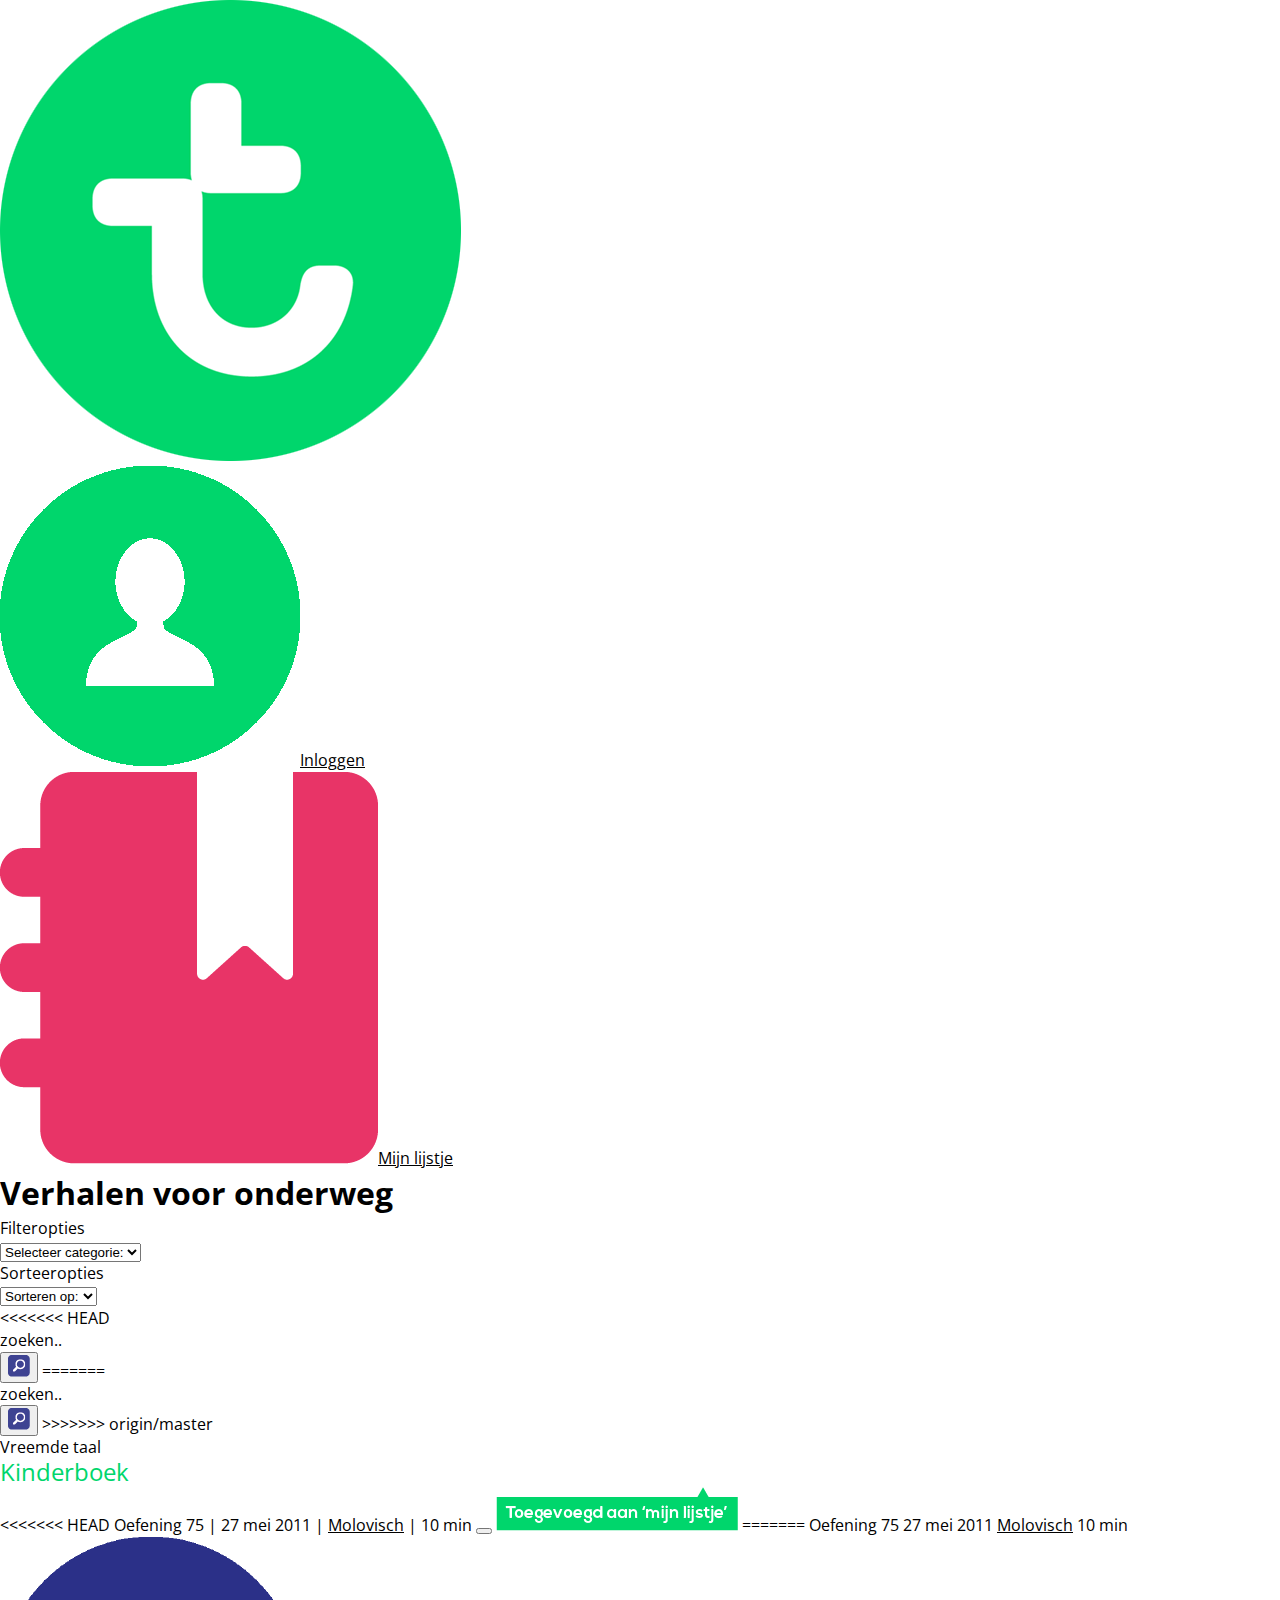
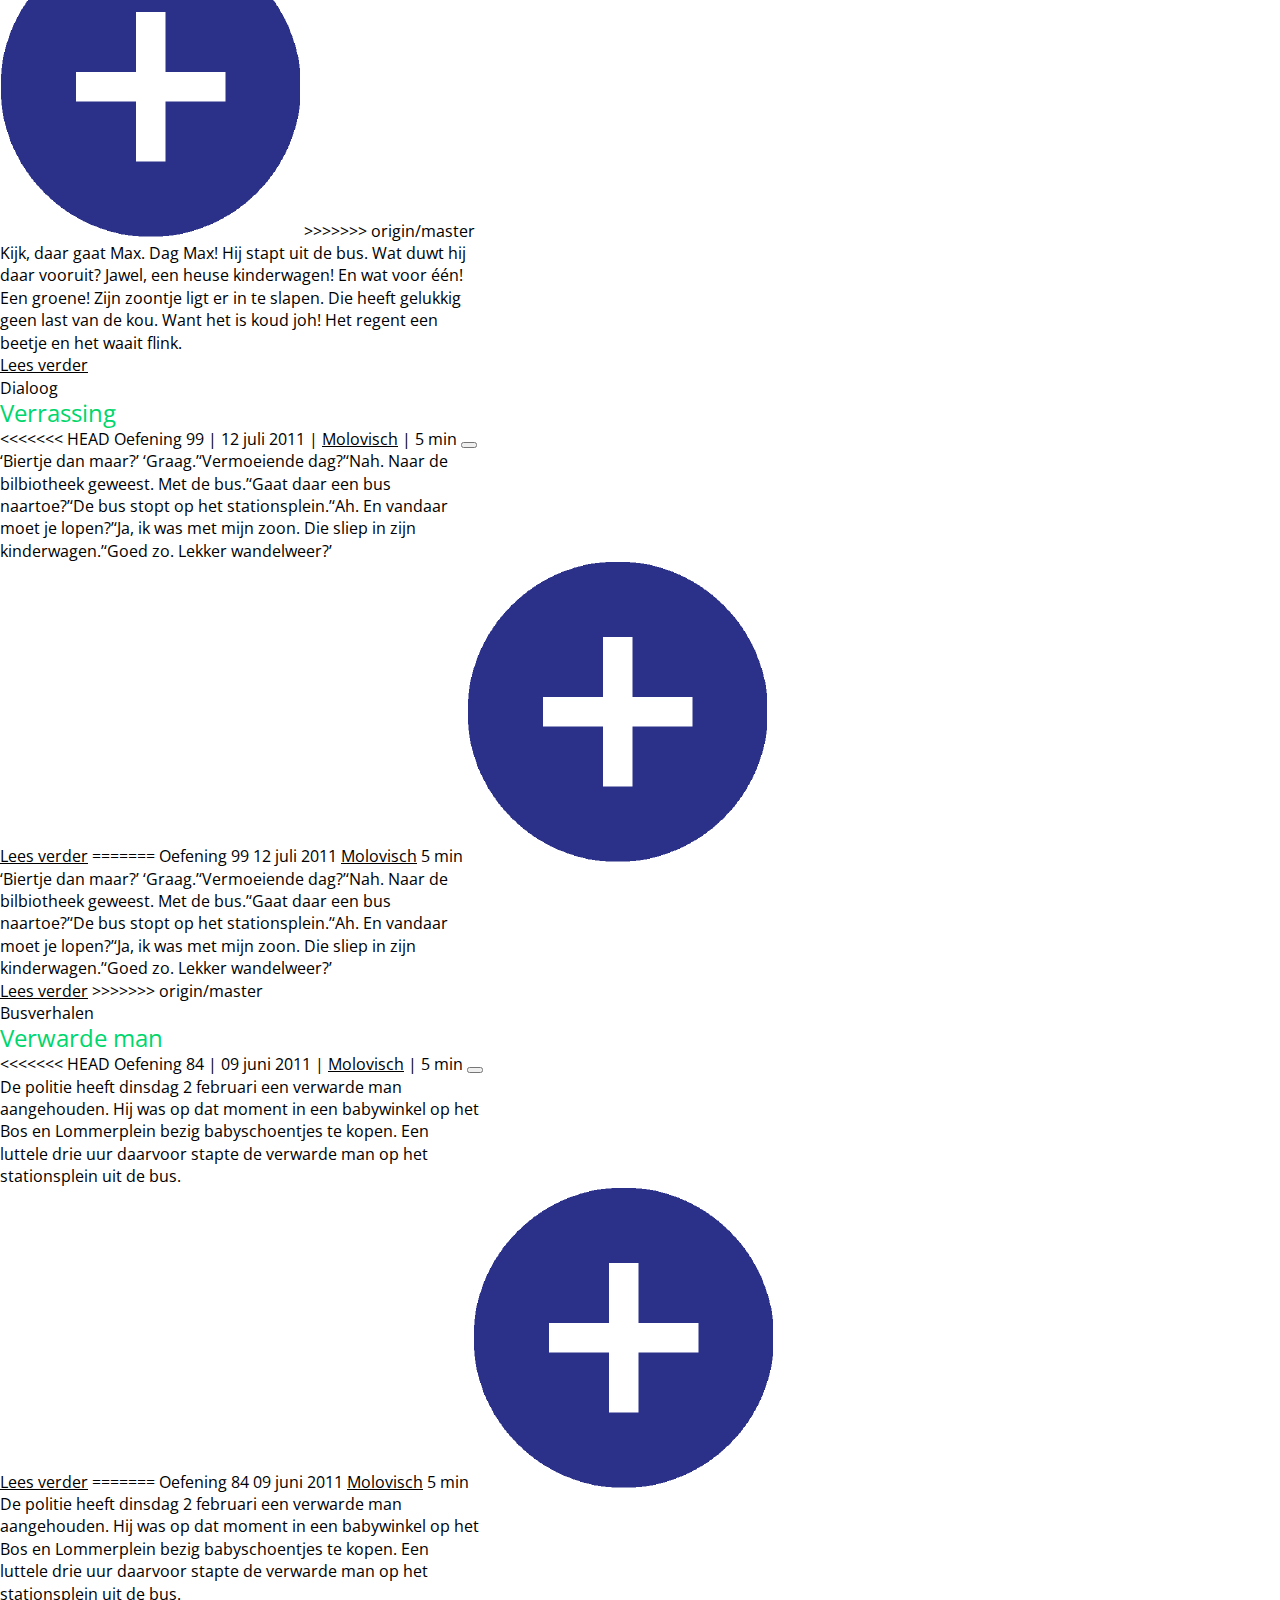
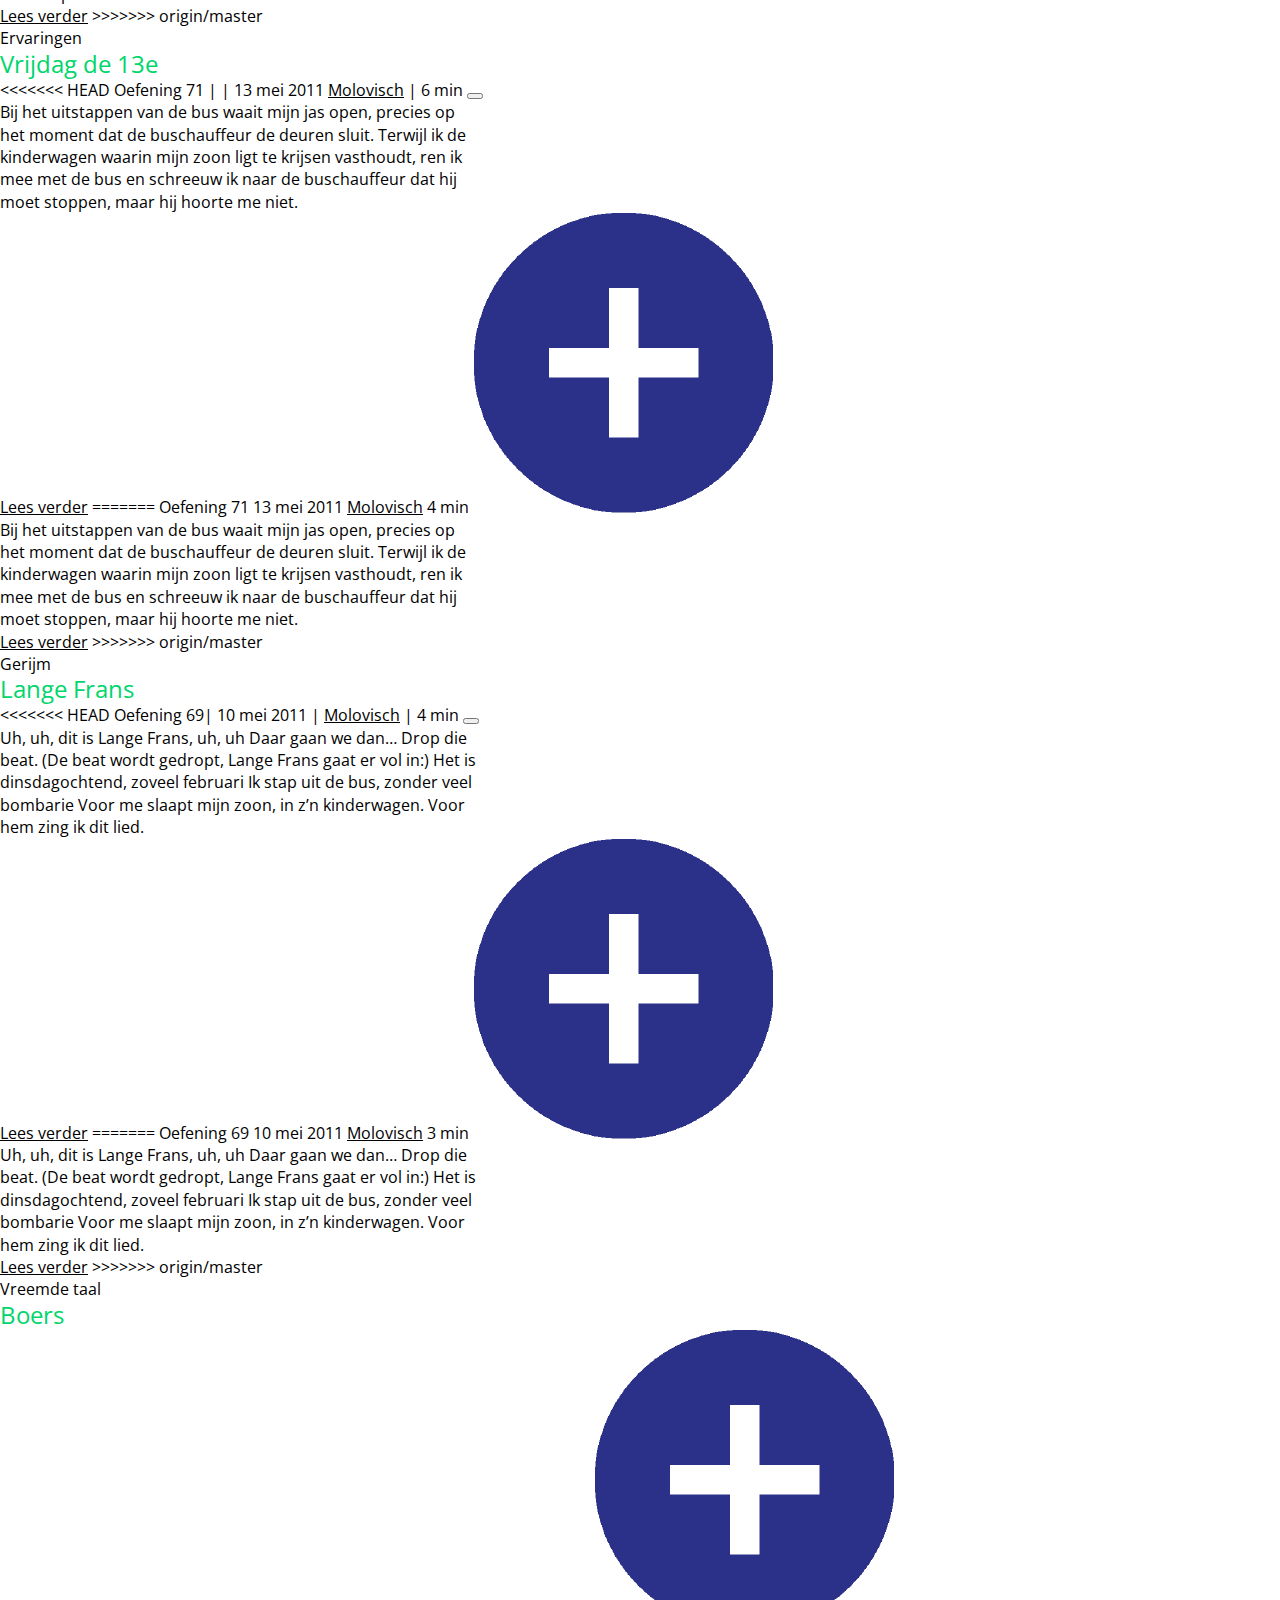
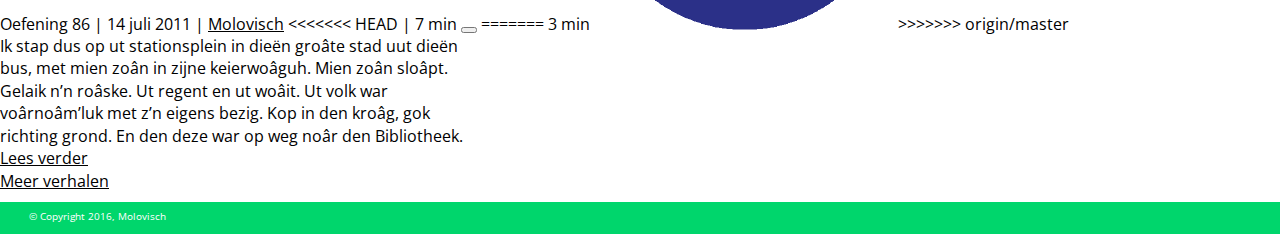
<file: index.html>
<!DOCTYPE html>
<html lang="nl">

<head>
    <meta charset="UTF-8">
    <meta name="viewport" content="width=device-width, initial-scale=1.0">
    <title>Verhalen voor onderweg</title>
    <link rel="stylesheet" href="css/stylesheet1.css">
    <link href="https://fonts.googleapis.com/css?family=Open+Sans" rel="stylesheet">
</head>

<body>
    <nav>
        <ul>
            <li>
                <a href="index.html"><img src="img/logo_icon.png" alt="logo"></a>
            </li>
            <li>
                <a href="aanmelden.html"><img src="img/account_icon.png" alt="account icon">Inloggen</a>
            </li>
            <li>
                <a href="mijnlijstje.html"><img src="img/lijstje_icon.png" alt="mijn lijstje icon">Mijn lijstje</a>
            </li>
        </ul>
    </nav>

    <div class="omslag">
        <h1>Verhalen voor onderweg</h1>
    </div>

    <section class="filters">
        <section class="categorieen">
            <form>
                <fieldset>
                    <legend>Filteropties</legend>
                    <select class="filteropties">
                        <option value="">Selecteer categorie:</option>
                        <option value="1">Alle verhalen</option>
                        <option value="2">Vreemde taal</option>
                        <option value="3">Dialoog</option>
                        <option value="4">Ervaringen</option>
                        <option value="5">Busverhalen</option>
                        <option value="6">Gerijm</option>
                    </select>
                </fieldset>
            </form>
        </section>

        <section class="sorteren">
            <form>
                <fieldset>
                    <legend>Sorteeropties</legend>
                    <select class="sorteeropties">
                        <option value="">Sorteren op:</option>
                        <option value="1">Populair</option>
                        <option value="2">Nieuw - Oud</option>
                        <option value="3">Oud - Nieuw</option>
                        <option value="4">Kort - Lang</option>
                        <option value="5">Lang - Kort</option>
                    </select>
                </fieldset>
            </form>
            </selection>

            <section class="zoeken">
<<<<<<< HEAD
                <div class="zoekveld">zoeken..</div>
                <button><img src="img/zoek_icon.png" alt="zoekfunctie"></button>
=======
              <div class="zoekveld">zoeken..</div>
               <button><img src="img/zoek_icon.png" alt="zoekfunctie"></button>
>>>>>>> origin/master
            </section>

        </section>
    </section>

    <main>
        <article>
            <header>
                <span>Vreemde taal</span>
                <h2>Kinderboek</h2>
<<<<<<< HEAD
                <span>Oefening 75 |</span>
                <time datetime="2011-05-27">27 mei 2011 |</time>
                <a href="autheur.html" class="autheur">Molovisch</a>
                <span>| 10 min</span>
                <button class="toevoegen-lijstje-inactief"></button>
                <img class="toegevoegd-popup" src="img/toegevoegd-popup.png" alt="popup verhaal toegevoegd">
=======
                <span>Oefening 75</span>
                <time datetime="2011-05-27">27 mei 2011</time>
                <a href="autheur.html" class="autheur">Molovisch</a>
                <span>10 min</span>
                <img src="img/add_inactief.png" alt="lijstje toevoegen">
>>>>>>> origin/master
            </header>
            <p>Kijk, daar gaat Max. Dag Max! Hij stapt uit de bus. Wat duwt hij daar vooruit? Jawel, een heuse kinderwagen! En wat voor één! Een groene! Zijn zoontje ligt er in te slapen. Die heeft gelukkig geen last van de kou. Want het is koud joh! Het regent een beetje en het waait flink.</p><a href="kinderboek.html">Lees verder</a>
        </article>

        <article>
            <header>
                <span>Dialoog</span>
                <h2>Verrassing</h2>
<<<<<<< HEAD
                <span>Oefening 99 |</span>
                <time datetime="2011-07-12">12 juli 2011 |</time>
                <a href="autheur.html" class="autheur">Molovisch</a>
                <span>| 5 min</span>
                <button class="toevoegen-lijstje-inactief"></button>
            </header>
            <p>‘Biertje dan maar?’ ‘Graag.’‘Vermoeiende dag?’‘Nah. Naar de bilbiotheek geweest. Met de bus.’‘Gaat daar een bus naartoe?’‘De bus stopt op het stationsplein.’‘Ah. En vandaar moet je lopen?’‘Ja, ik was met mijn zoon. Die sliep in zijn kinderwagen.’‘Goed zo. Lekker wandelweer?’</p><a href="verrassing.html">Lees verder</a>
=======
                <span>Oefening 99</span>
                <time datetime="2011-07-12">12 juli 2011</time>
                <a href="autheur.html" class="autheur">Molovisch</a>
                <span>5 min</span>
                <img src="img/add_inactief.png" alt="lijstje toevoegen">
            </header>
            <p>‘Biertje dan maar?’ ‘Graag.’‘Vermoeiende dag?’‘Nah. Naar de bilbiotheek geweest. Met de bus.’‘Gaat daar een bus naartoe?’‘De bus stopt op het stationsplein.’‘Ah. En vandaar moet je lopen?’‘Ja, ik was met mijn zoon. Die sliep in zijn kinderwagen.’‘Goed zo. Lekker wandelweer?’</p><a href="dialoog.html">Lees verder</a>
>>>>>>> origin/master
        </article>

        <article>
            <header>
                <span>Busverhalen</span>
                <h2>Verwarde man</h2>
<<<<<<< HEAD
                <span>Oefening 84 |</span>
                <time datetime="2011-06-09">09 juni 2011 |</time>
                <a href="autheur.html" class="autheur">Molovisch</a>
                <span>| 5 min</span>
                <button class="toevoegen-lijstje-inactief"></button>
            </header>
            <p>De politie heeft dinsdag 2 februari een verwarde man aangehouden. Hij was op dat moment in een babywinkel op het Bos en Lommerplein bezig babyschoentjes te kopen. Een luttele drie uur daarvoor stapte de verwarde man op het stationsplein uit de bus. </p><a href="verwarde-man.html">Lees verder</a>
=======
                <span>Oefening 84</span>
                <time datetime="2011-06-09">09 juni 2011</time>
                <a href="autheur.html" class="autheur">Molovisch</a>
                <span>5 min</span>
                <img src="img/add_inactief.png" alt="lijstje toevoegen">
            </header>
            <p>De politie heeft dinsdag 2 februari een verwarde man aangehouden. Hij was op dat moment in een babywinkel op het Bos en Lommerplein bezig babyschoentjes te kopen. Een luttele drie uur daarvoor stapte de verwarde man op het stationsplein uit de bus. </p><a href="busverhalen.html">Lees verder</a>
>>>>>>> origin/master
        </article>

        <article>
            <header>
                <span>Ervaringen</span>
                <h2>Vrijdag de 13e</h2>
<<<<<<< HEAD
                <span>Oefening 71 |</span>
                <time datetime="2011-05-13">| 13 mei 2011</time>
                <a href="autheur.html" class="autheur">Molovisch</a>
                <span>| 6 min</span>
                <button class="toevoegen-lijstje-inactief"></button>
            </header>
            <p>Bij het uitstappen van de bus waait mijn jas open, precies op het moment dat de buschauffeur de deuren sluit. Terwijl ik de kinderwagen waarin mijn zoon ligt te krijsen vasthoudt, ren ik mee met de bus en schreeuw ik naar de buschauffeur dat hij moet stoppen, maar hij hoorte me niet.</p><a href="blanco.html">Lees verder</a>
=======
                <span>Oefening 71</span>
                <time datetime="2011-05-13">13 mei 2011</time>
                <a href="autheur.html" class="autheur">Molovisch</a>
                <span>4 min</span>
                <img src="img/add_inactief.png" alt="lijstje toevoegen">
            </header>
            <p>Bij het uitstappen van de bus waait mijn jas open, precies op het moment dat de buschauffeur de deuren sluit. Terwijl ik de kinderwagen waarin mijn zoon ligt te krijsen vasthoudt, ren ik mee met de bus en schreeuw ik naar de buschauffeur dat hij moet stoppen, maar hij hoorte me niet.</p><a href="ervaringen.html">Lees verder</a>
>>>>>>> origin/master
        </article>

        <article>
            <header>
                <span>Gerijm</span>
                <h2>Lange Frans</h2>
<<<<<<< HEAD
                <span>Oefening 69| </span>
                <time datetime="2011-05-10">10 mei 2011 |</time>
                <a href="autheur.html" class="autheur">Molovisch</a>
                <span>| 4 min</span>
                <button class="toevoegen-lijstje-inactief"></button>
            </header>
            <p>Uh, uh, dit is Lange Frans, uh, uh Daar gaan we dan… Drop die beat. (De beat wordt gedropt, Lange Frans gaat er vol in:) Het is dinsdagochtend, zoveel februari Ik stap uit de bus, zonder veel bombarie Voor me slaapt mijn zoon, in z’n kinderwagen. Voor hem zing ik dit lied.</p><a href="blanco.html">Lees verder</a>
=======
                <span>Oefening 69</span>
                <time datetime="2011-05-10">10 mei 2011</time>
                <a href="autheur.html" class="autheur">Molovisch</a>
                <span>3 min</span>
                <img src="img/add_inactief.png" alt="lijstje toevoegen">
            </header>
            <p>Uh, uh, dit is Lange Frans, uh, uh Daar gaan we dan… Drop die beat. (De beat wordt gedropt, Lange Frans gaat er vol in:) Het is dinsdagochtend, zoveel februari Ik stap uit de bus, zonder veel bombarie Voor me slaapt mijn zoon, in z’n kinderwagen. Voor hem zing ik dit lied.</p><a href="gerijm.html">Lees verder</a>
>>>>>>> origin/master
        </article>

        <article>
            <header>
                <span>Vreemde taal</span>
                <h2>Boers</h2>
                <span>Oefening 86 |</span>
                <time datetime="2011-07-14">14 juli 2011 |</time>
                <a href="autheur.html" class="autheur">Molovisch</a>
<<<<<<< HEAD
                <span>| 7 min</span>
                <button class="toevoegen-lijstje-inactief"></button>
=======
                <span>3 min</span>
                <img src="img/add_inactief.png" alt="lijstje toevoegen">
>>>>>>> origin/master
            </header>
            <p>Ik stap dus op ut stationsplein in dieën groâte stad uut dieën bus, met mien zoân in zijne keierwoâguh. Mien zoân sloâpt. Gelaik n’n roâske. Ut regent en ut woâit. Ut volk war voârnoâm’luk met z’n eigens bezig. Kop in den kroâg, gok richting grond. En den deze war op weg noâr den Bibliotheek.</p><a href="blanco.html">Lees verder</a>
        </article>
    </main>

    <section>
        <a class="meerverhalen" href="index.html">Meer verhalen</a>
    </section>

    <footer>
        <p>&copy; Copyright 2016, Molovisch</p>
    </footer>

    <script src="js/main.js"></script>
</body>

</html>
</file>
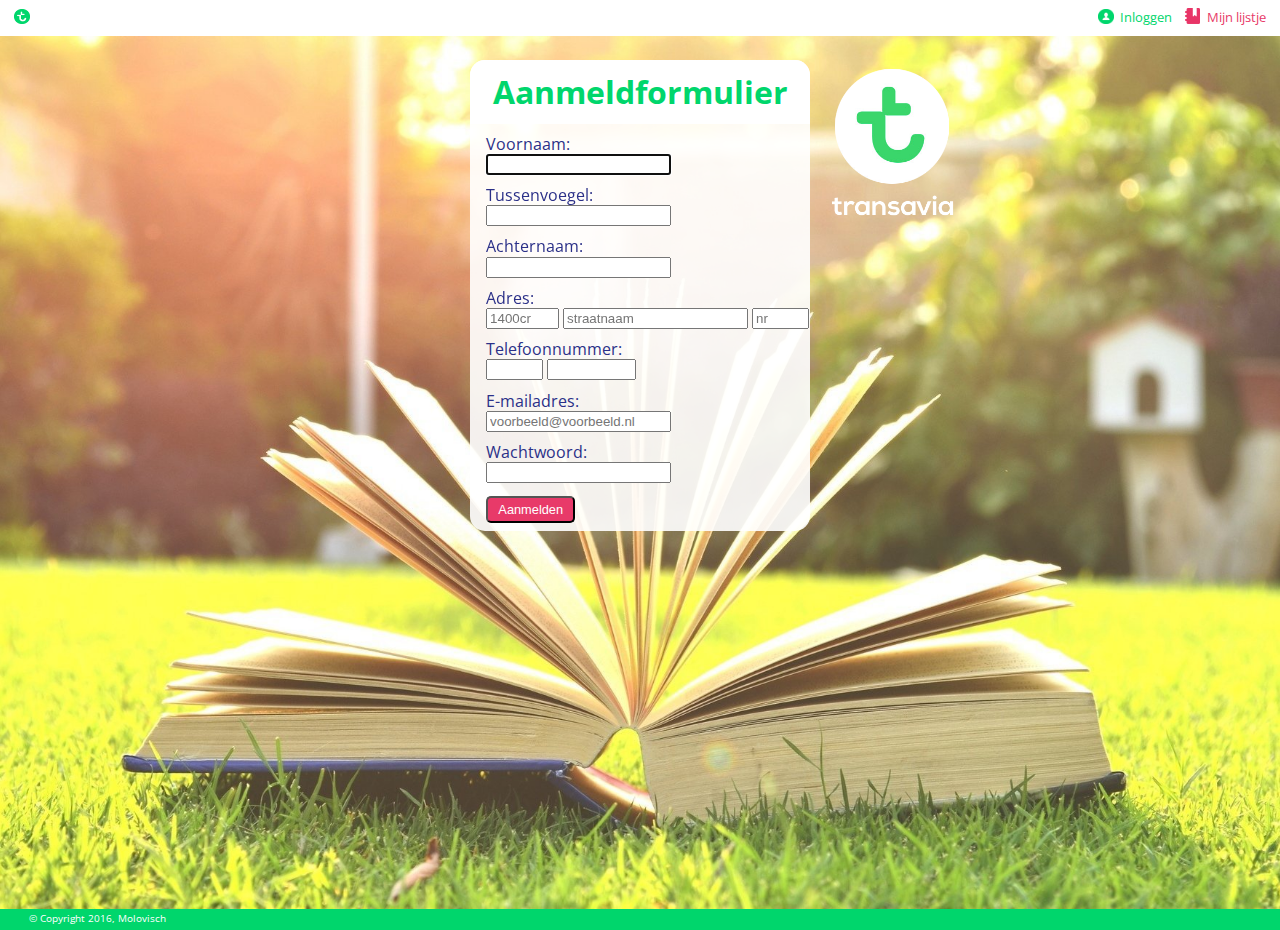
<file: aanmelden.html>
<!DOCTYPE html>
<html lang="nl">

<head>
    <meta charset="UTF-8">
    <meta name="viewport" content="width=device-width, initial-scale=1.0">
    <title>Aanmelden</title>
    <link rel="stylesheet" href="css/stylesheet.aanmeldpagina.css">
    <link href="https://fonts.googleapis.com/css?family=Open+Sans" rel="stylesheet">
</head>

<body>
   <nav>
    <ul>
        <li><a href="index.html"><img src="img/logo_icon.png" alt="logo"></a>
            </li>
            <li><a href="aanmelden.html"><img src="img/account_icon.png" alt="account icon">Inloggen</a></li>
            <li><a href="mijnlijstje.html"><img src="img/lijstje_icon.png" alt="mijn lijstje icon">Mijn lijstje</a></li>
        </ul>
    </nav>

    <main>
        <section>
            <h1>Aanmeldformulier</h1>
            <form>
                <fieldset>
                    <legend>Persoonlijke gegevens</legend>
                    <label for="voornaam">Voornaam:</label>
                    <input name="Voornaam" type="text" required autofocus>
                    <label for="tussenvoegsel">Tussenvoegel:</label>
                    <input name="tussenvoegsel" type="text">
                    <label for="achternaam">Achternaam:</label>
                    <input name="achternaam" type="text" required>
                    <label for="postcode">Adres:</label>
                    <input name="postcode" type="text" placeholder="1400cr" maxlength="6" size="6" required>
                    <input name="straatnaam" type="text" placeholder="straatnaam" required>
                    <input name="huisnummer" type="text" placeholder="nr" size="4" required>
                    <label for="telefoonnummer">Telefoonnummer:</label>
                    <input name="landnummer" type="tel" maxlength="4" size="4">
                    <input name="telefoonnummer" type="tel" maxlength="8" size="8">
                </fieldset>

                <fieldset>
                    <legend>Inloggegevens</legend>
                    <label for="e-mailadres">E-mailadres:</label>
                    <input name="e-mailadres" type="email" placeholder="voorbeeld@voorbeeld.nl" required>
                    <label for="wachtwoord">Wachtwoord:</label>
                    <input name="wachtwoord" type="password" required>
                </fieldset>

                <fieldset>
                    <legend>aanmeldknop</legend>
                    <button class="aanmelden" type="submit" value="Aanmelden">Aanmelden</button>
                </fieldset>

            </form>
<img src="img/logo_3.png" alt="logo">
        </section>
    </main>

    <footer>
        <p>&copy; Copyright 2016, Molovisch</p>
    </footer>
</body>

</html>
</file>
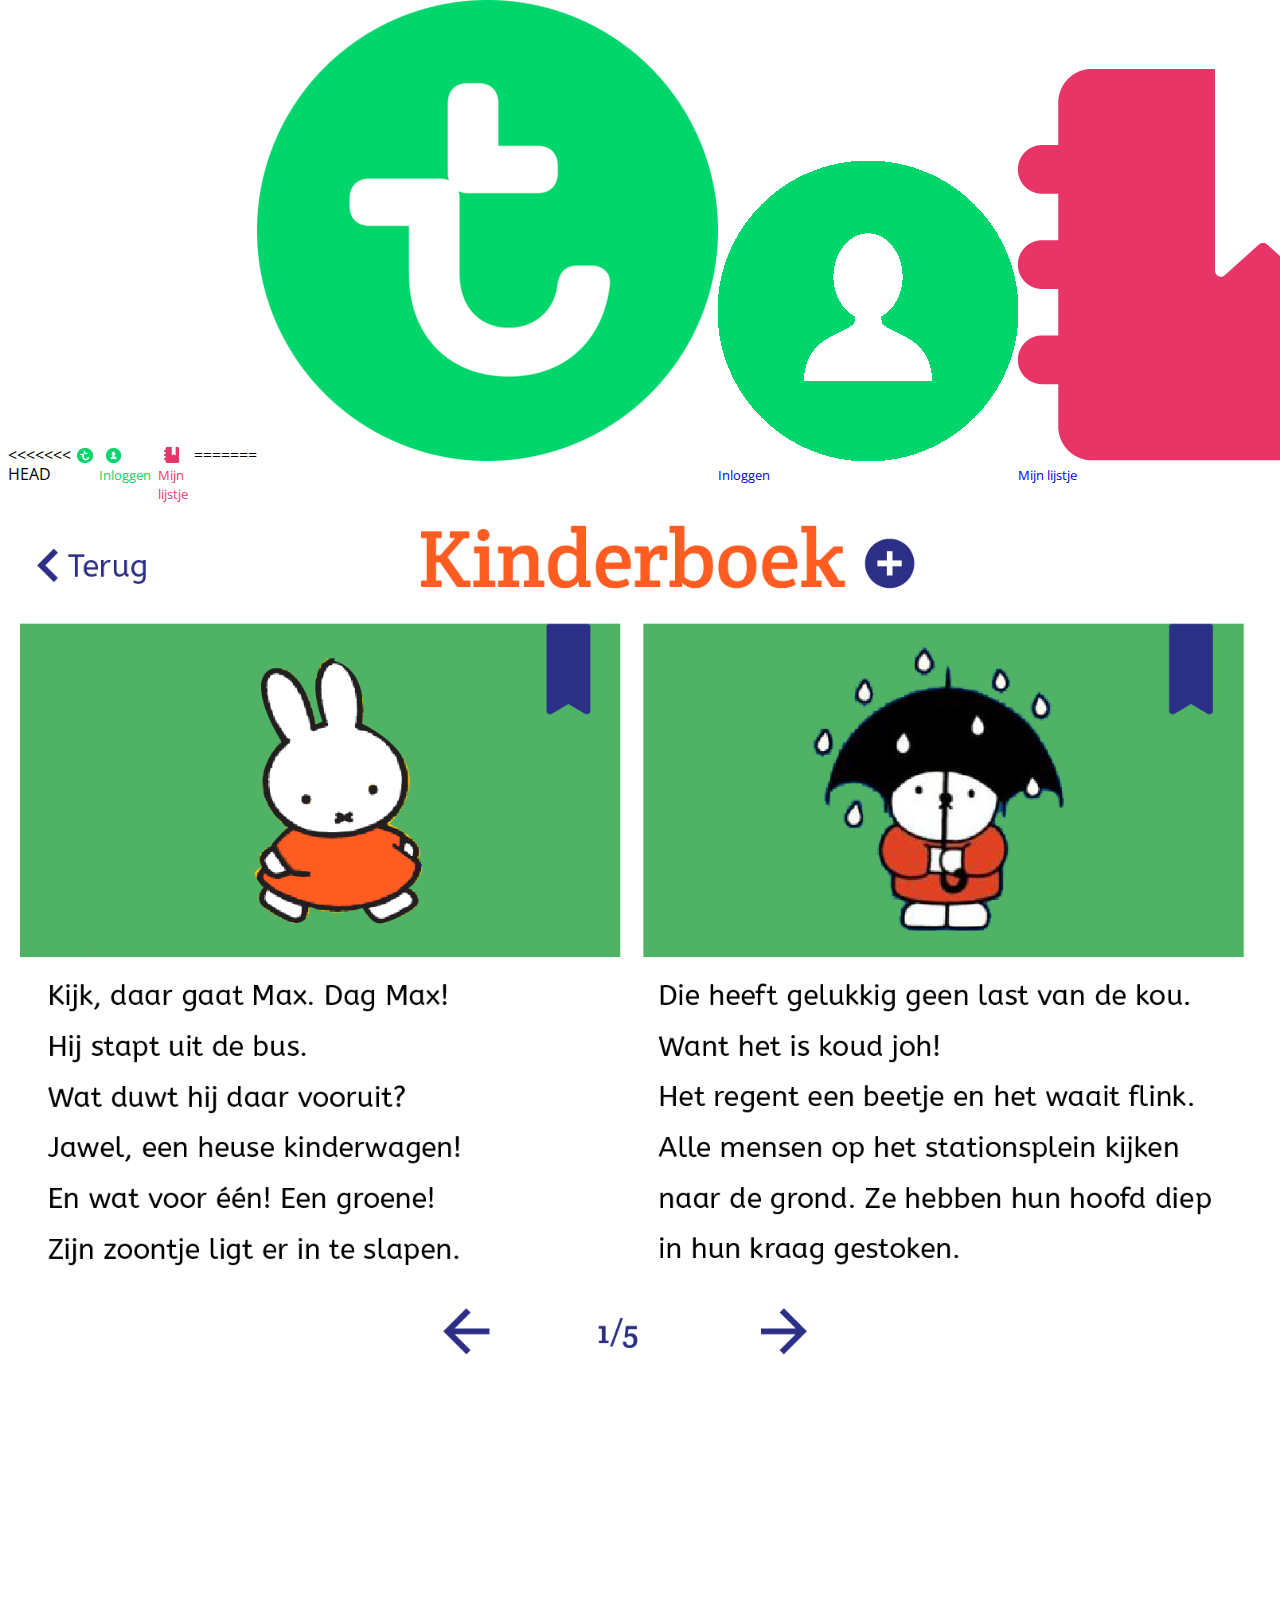
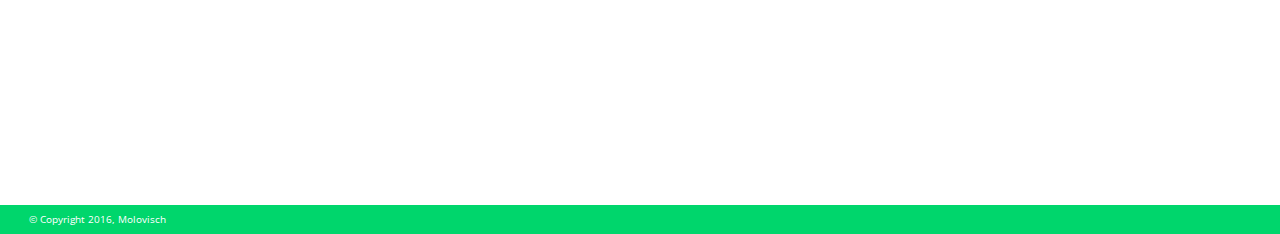
<file: kinderboek.html>
<!DOCTYPE html>
<html lang="nl">

<head>
    <meta charset="UTF-8">
    <meta name="viewport" content="width=device-width, initial-scale=1.0">
    <title>Verhalen voor onderweg</title>
    <link rel="stylesheet" href="css/stylesheet-verhalen.css">
    <link href="https://fonts.googleapis.com/css?family=Open+Sans" rel="stylesheet">
</head>

<body>
    <nav>
    <ul>
<<<<<<< HEAD
        <li><a href="index.html"><img src="img/logo_icon.png" alt="logo"></a>
            </li>
            <li><a href="aanmelden.html"><img src="img/account_icon.png" alt="account icon">Inloggen</a></li>
            <li><a href="mijnlijstje.html"><img src="img/lijstje_icon.png" alt="mijn lijstje icon">Mijn lijstje</a></li>
=======
        <li><img src="img/logo_icon.png" alt="logo">
            <a href="index.html"></a>
            </li>
            <li><img src="img/account_icon.png" alt="account icon"><a href="aanmelden.html">Inloggen</a></li>
            <li><img src="img/lijstje_icon.png" alt="mijn lijstje icon"><a href="mijnlijstje.html">Mijn lijstje</a></li>
>>>>>>> origin/master
        </ul>
    </nav>

    <div class="kinderboek">
    </div>


    <footer>
        <p>&copy; Copyright 2016, Molovisch</p>
    </footer>

    <script src="js/main.js"></script>
</body>

</html>
</file>
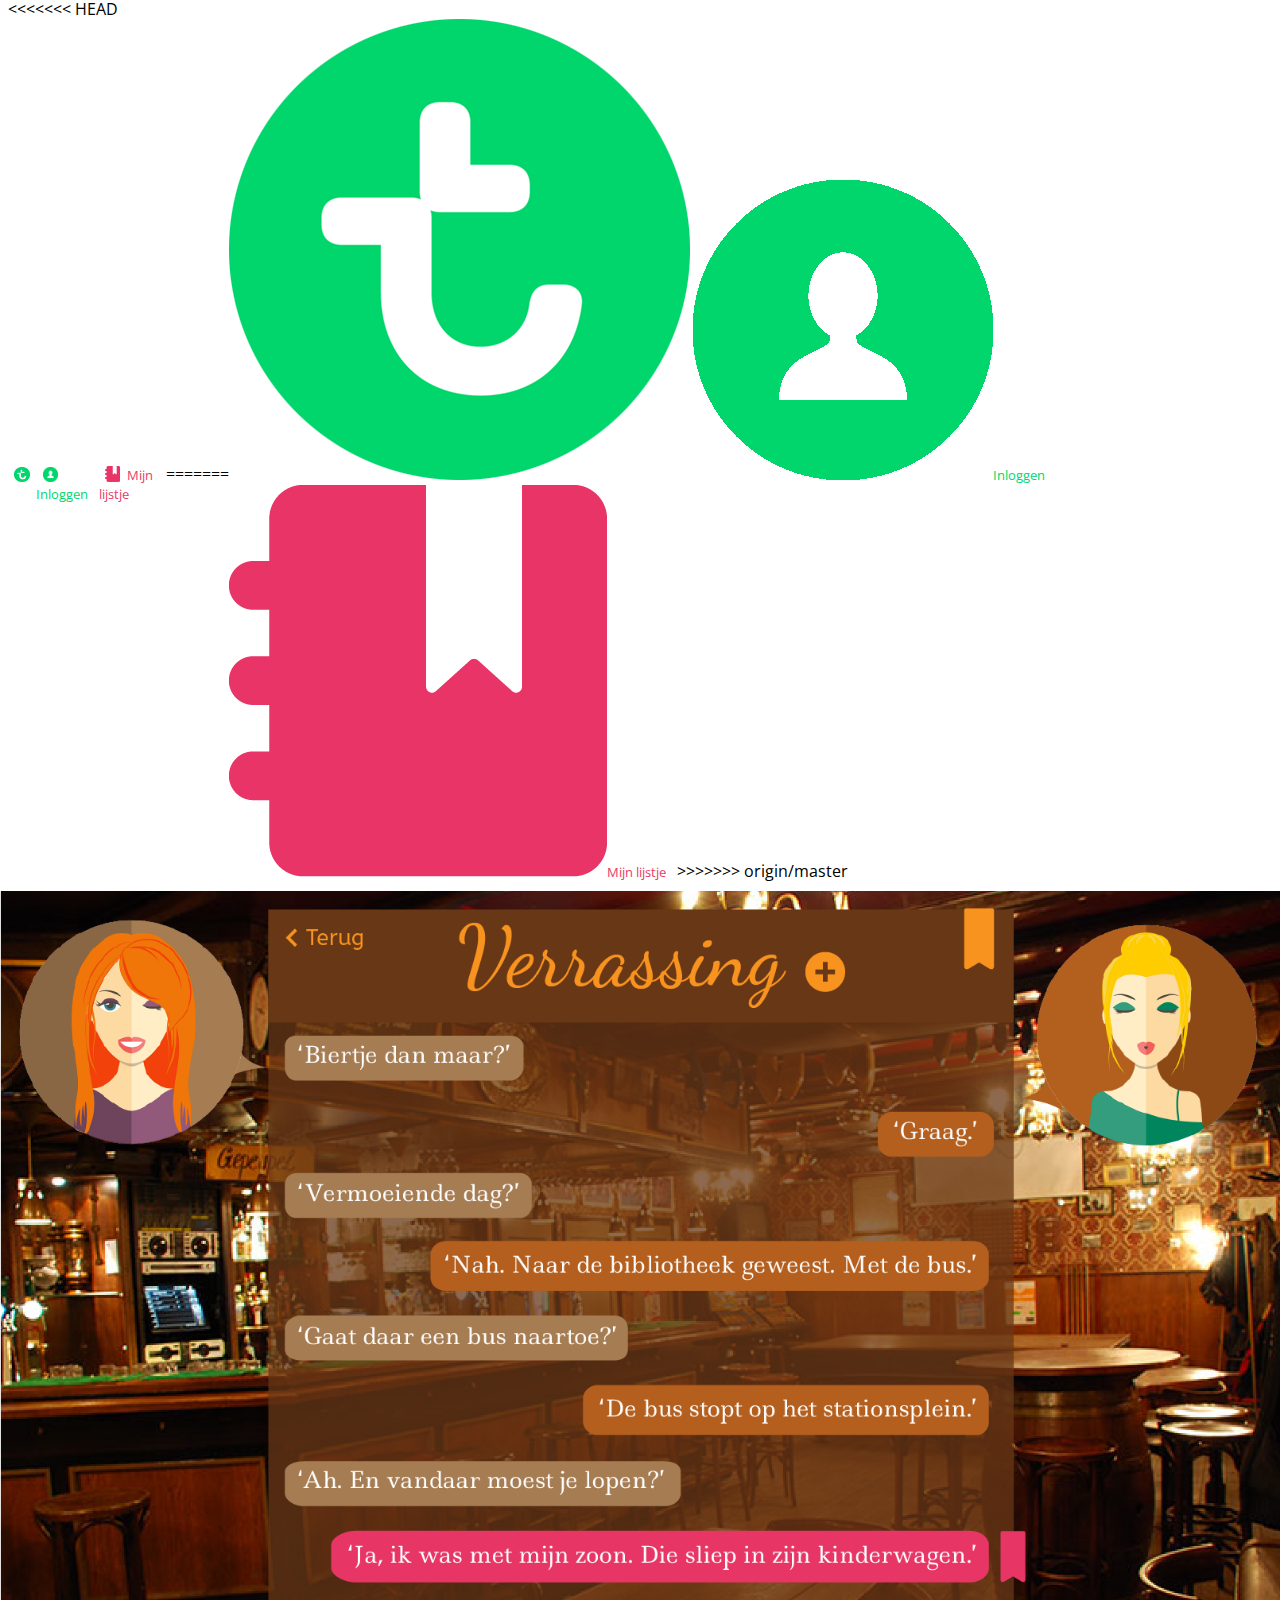
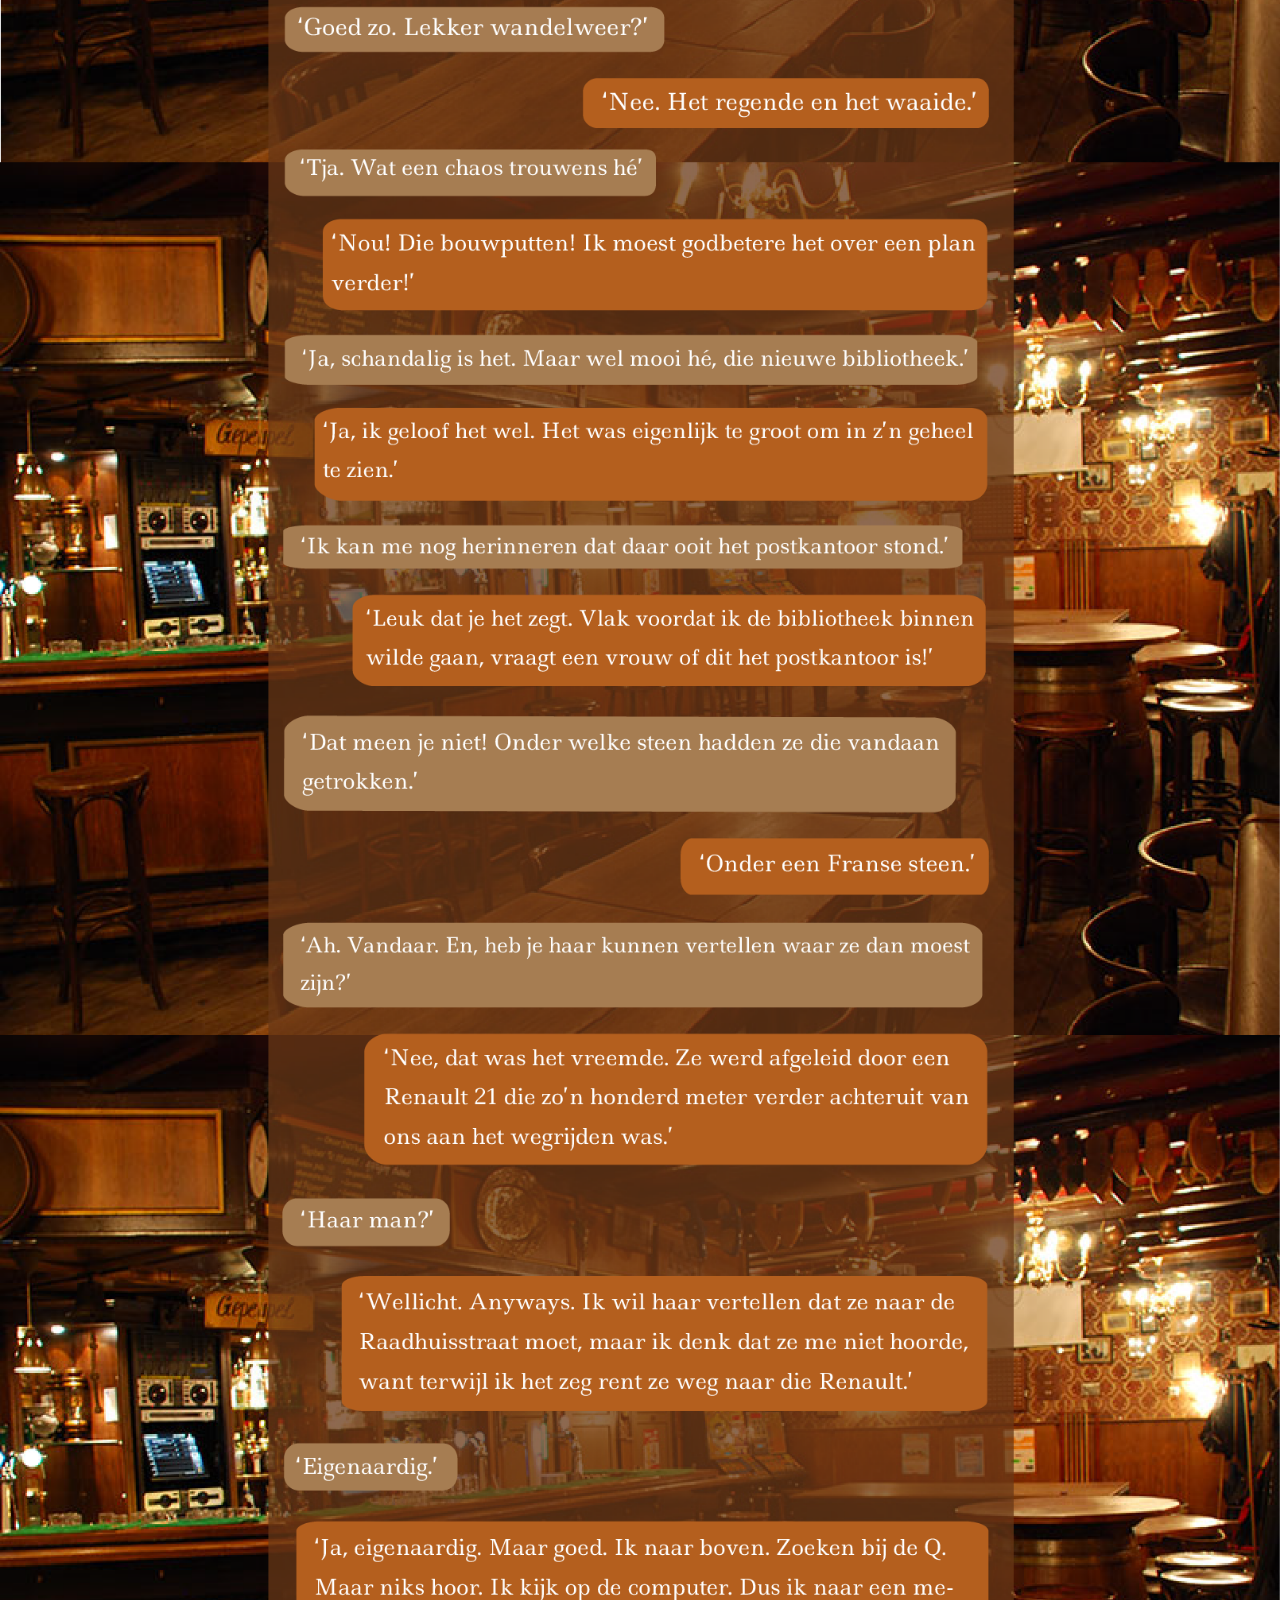
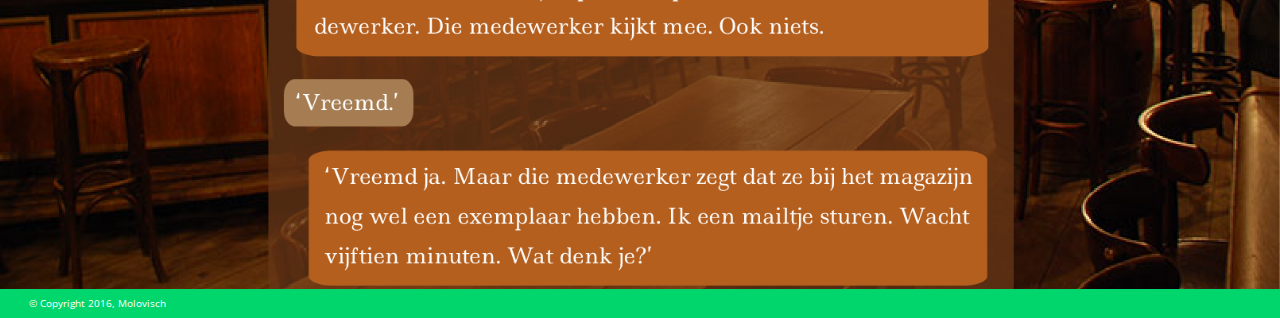
<file: verrassing.html>
<!DOCTYPE html>
<html lang="nl">

<head>
    <meta charset="UTF-8">
    <meta name="viewport" content="width=device-width, initial-scale=1.0">
    <title>Verhalen voor onderweg</title>
    <link rel="stylesheet" href="css/stylesheet-verhalen.css">
    <link href="https://fonts.googleapis.com/css?family=Open+Sans" rel="stylesheet">
</head>

<body>
    <nav>
<<<<<<< HEAD
   <ul>
        <li><a href="index.html"><img src="img/logo_icon.png" alt="logo"></a>
            </li>
            <li><a href="aanmelden.html"><img src="img/account_icon.png" alt="account icon">Inloggen</a></li>
            <li><a href="mijnlijstje.html"><img src="img/lijstje_icon.png" alt="mijn lijstje icon">Mijn lijstje</a></li>
=======
    <ul>
        <li><img src="img/logo_icon.png" alt="logo">
            <a href="index.html"></a>
            </li>
            <li><img src="img/account_icon.png" alt="account icon"><a href="aanmelden.html">Inloggen</a></li>
            <li><img src="img/lijstje_icon.png" alt="mijn lijstje icon"><a href="mijnlijstje.html">Mijn lijstje</a></li>
>>>>>>> origin/master
        </ul>
    </nav>

       <div class="verrassing">
    </div>


    <footer>
        <p>&copy; Copyright 2016, Molovisch</p>
    </footer>

    <script src="js/main.js"></script>
</body>

</html>
</file>
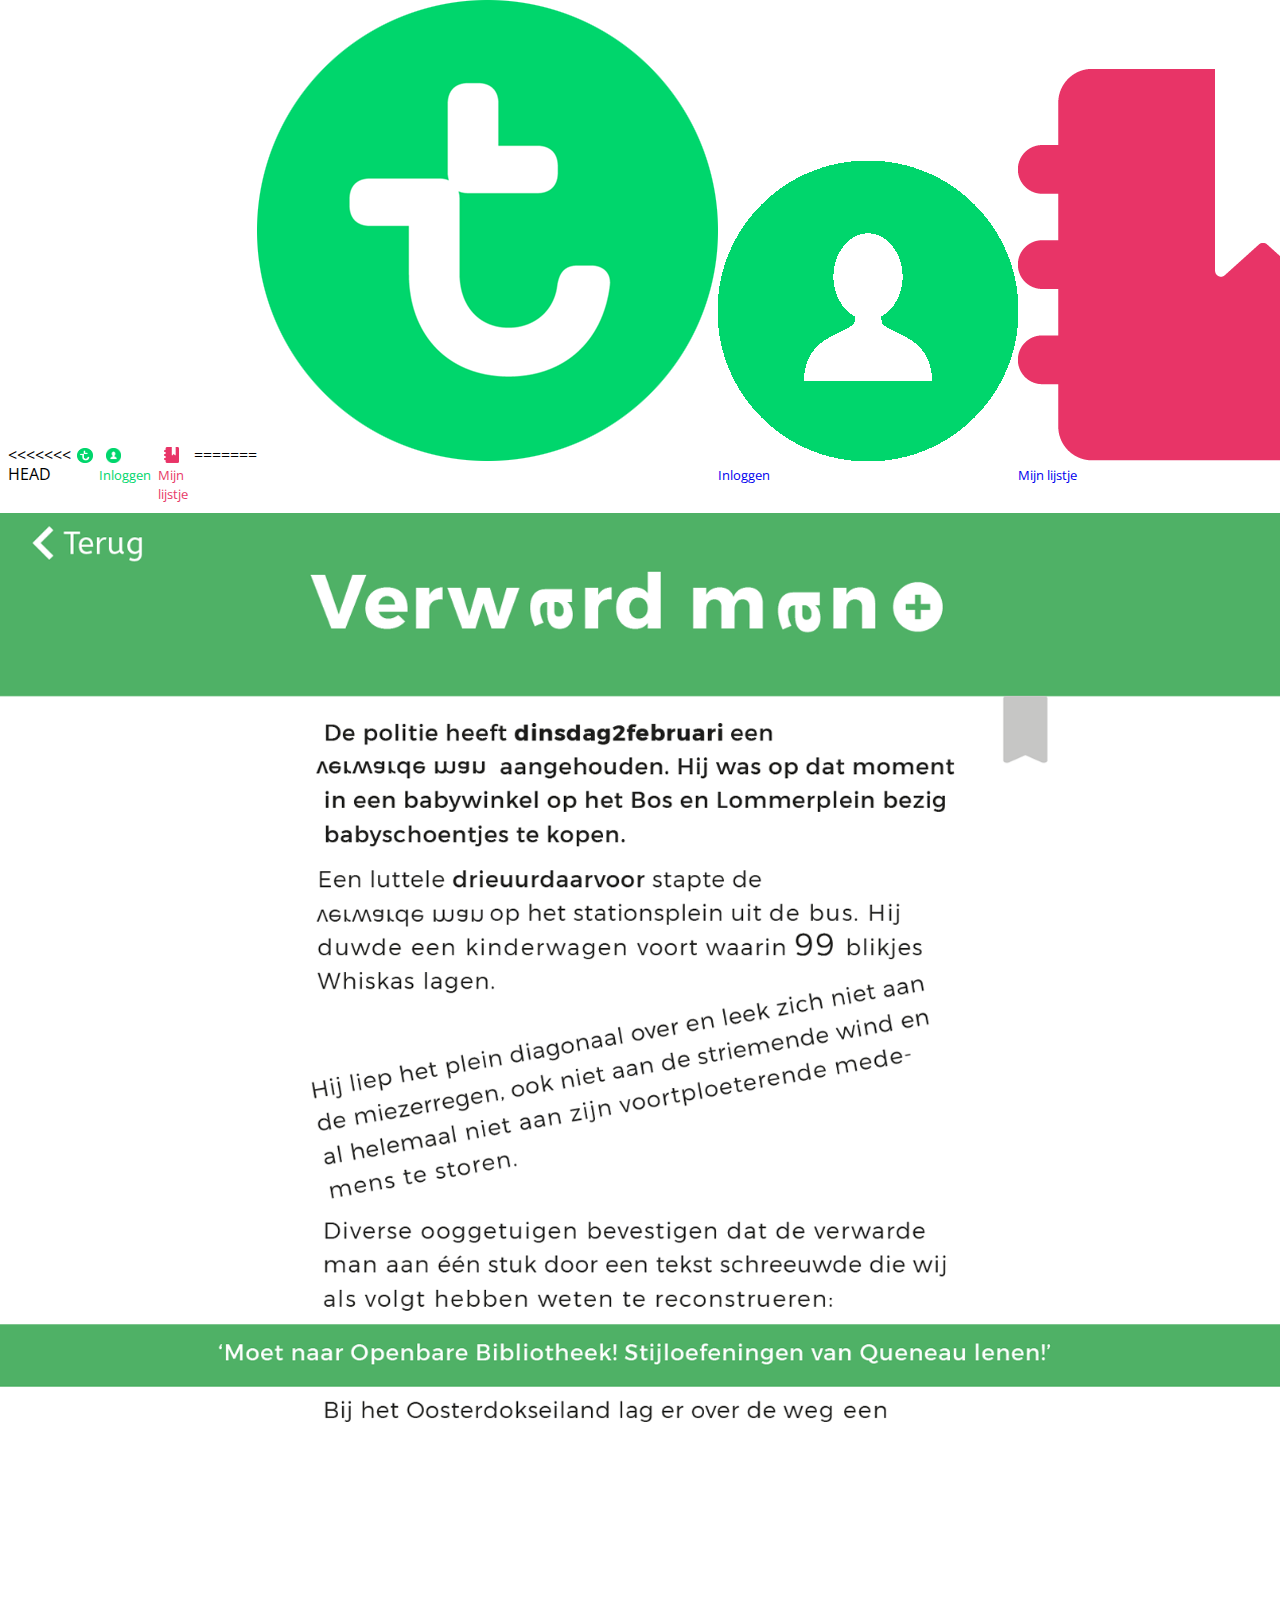
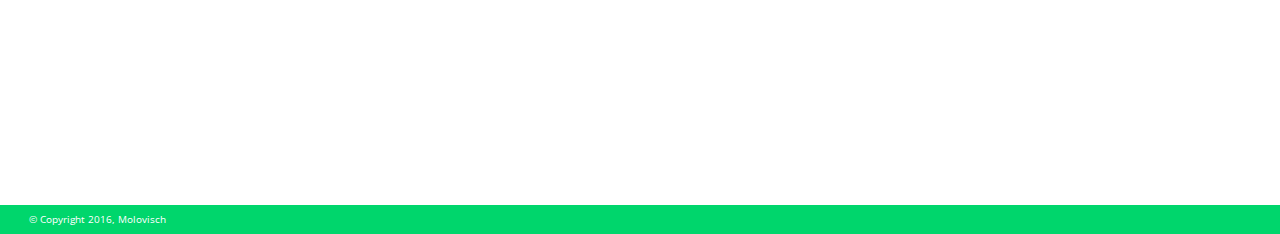
<file: verwarde-man.html>
<!DOCTYPE html>
<html lang="nl">

<head>
    <meta charset="UTF-8">
    <meta name="viewport" content="width=device-width, initial-scale=1.0">
    <title>Verhalen voor onderweg</title>
    <link rel="stylesheet" href="css/stylesheet-verhalen.css">
    <link href="https://fonts.googleapis.com/css?family=Open+Sans" rel="stylesheet">
</head>

<body>
    <nav>
    <ul>
<<<<<<< HEAD
        <li><a href="index.html"><img src="img/logo_icon.png" alt="logo"></a>
            </li>
            <li><a href="aanmelden.html"><img src="img/account_icon.png" alt="account icon">Inloggen</a></li>
            <li><a href="mijnlijstje.html"><img src="img/lijstje_icon.png" alt="mijn lijstje icon">Mijn lijstje</a></li>
=======
        <li><img src="img/logo_icon.png" alt="logo">
            <a href="index.html"></a>
            </li>
            <li><img src="img/account_icon.png" alt="account icon"><a href="aanmelden.html">Inloggen</a></li>
            <li><img src="img/lijstje_icon.png" alt="mijn lijstje icon"><a href="mijnlijstje.html">Mijn lijstje</a></li>
>>>>>>> origin/master
        </ul>
    </nav>

       <div class="verwarde-man">
    </div>

    <footer>
        <p>&copy; Copyright 2016, Molovisch</p>
    </footer>

    <script src="js/main.js"></script>
</body>

</html>
</file>
<file: css/stylesheet1.css>
/* http://meyerweb.com/eric/tools/css/reset/
   v2.0 | 20110126
   License: none (public domain)
*/

html,
body,
div,
span,
applet,
object,
iframe,
h1,
h2,
h3,
h4,
h5,
h6,
p,
blockquote,
pre,
a,
abbr,
acronym,
address,
big,
cite,
code,
del,
dfn,
em,
img,
ins,
kbd,
q,
s,
samp,
small,
strike,
strong,
sub,
sup,
tt,
var,
b,
u,
i,
center,
dl,
dt,
dd,
ol,
ul,
li,
fieldset,
form,
label,
legend,
table,
caption,
tbody,
tfoot,
thead,
tr,
th,
td,
article,
aside,
canvas,
details,
embed,
figure,
figcaption,
footer,
header,
hgroup,
menu,
nav,
output,
ruby,
section,
summary,
time,
mark,
audio,
video {
    margin: 0;
    padding: 0;
    border: 0;
    font-size: 100%;
    font: inherit;
    vertical-align: baseline;
}


/* HTML5 display-role reset for older browsers */

article,
aside,
details,
figcaption,
figure,
footer,
header,
hgroup,
menu,
nav,
section {
    display: block;
}

body {
    line-height: 1;
}

ol,
ul {
    list-style: none;
}

blockquote,
q {
    quotes: none;
}

blockquote:before,
blockquote:after,
q:before,
q:after {
    content: '';
    content: none;
}

table {
    border-collapse: collapse;
    border-spacing: 0;
}


/*Basis*/

body {
    font-family: 'Open Sans', sans-serif;
    font-size: 1em;
    line-height: 1.4em;
    box-sizing: border-box;
}

h1 {
    font-size: 2em;
    color: #000;
    font-weight: bold;
    line-height: 1.5em
}

h2 {
    font-size: 1.5em;
    line-height: 1.2em;
    color: #00d66c;
}

p {
    max-width: 30em;
}

a {
    color: #000;
}

footer {
    font-size: 0.6em;
    background-color: #00d66c;
    color: #fff;
    margin-top: 1em;
    width: auto;
    padding: 0.5em 3em;
}

<<<<<<< HEAD:css/stylesheet.css
.meerverhalen {
    background-color: #00d66c;
    color: #fff;
    font-size: 0.8em;
    text-decoration: none;
    display: block;
    margin: auto;
    padding: 0.3em 0.8em;
    border-radius: 5px;
    text-align: center;
=======

<<<<<<< HEAD:css/stylesheet.css
=======
/*Omslag*/

.omslag {
    background-color: #fff;
    background-image: url("../img/topfoto2.png");
    background-position: center;
    background-size: cover;
    background-repeat: no-repeat;
    margin-bottom: 0.2em;
    height: 8em;
}

.omslag > h1 {
    color: #00d66c;
    text-align: center;
    padding: 1em 0.5em;
>>>>>>> origin/master:css/stylesheet1.css
}

>>>>>>> origin/master:css/stylesheet1.css
/*navigatie*/

nav {
    padding: 0 0.5em 0.5em 0.5em;
}

nav > ul {
    display: flex;
    align-items: baseline;
}

li {
    display: inline;
    font-size: 0.8em;
}

a > img{
     width: 1.2em;
    position: relative;
    top: 0.15em;
    margin: 0.5em 0.5em 0em 0.5em;}

li > a {
    text-decoration: none;
}

li:nth-of-type(1) {
    flex-grow: 6;
}

li:nth-of-type(2) a {
    color: #00d66c;
    margin-right: 0.5em;
}

li:nth-of-type(2) a:hover {
    color: #079149;
    margin-right: 0.5em;
}

li:nth-of-type(3) a {
    color: #e83a69;
    margin-right: 0.5em;
}

<<<<<<< HEAD:css/stylesheet.css
li:nth-of-type(3) a:hover {
    color: #A52B51;
    margin-right: 0.5em;
}

=======
>>>>>>> origin/master:css/stylesheet1.css
/*Omslag*/

.omslag {
    background-color: #fff;
    background-image: url("../img/topfoto2.png");
    background-position: center;
    background-size: cover;
    background-repeat: no-repeat;
    margin-bottom: 0.2em;
    height: 8em;
}

.omslag > h1 {
    color: #00d66c;
    text-align: center;
    padding: 1em 0.5em;
}
<<<<<<< HEAD:css/stylesheet.css

=======
>>>>>>> origin/master:css/stylesheet1.css

/*filters*/

.filters {
    display: flex;
    width: 100vw;
    max-width: 30em;
    margin: auto;
    margin-bottom: 0.3em;
}

legend {
    display: none;
}

section {
    display: flex;
}

.categorieen {
    margin-left: auto;;
    margin-top: 0.1em;
    margin-right: 0.4em;
}

.categorieen select {
    width: 13em;
    font-family: 'Open Sans', sans-serif;
    font-size: 0.8em;
}

.sorteren {
    margin-right: auto;
    margin-top: 0.1em;
}

.sorteren select {
    width: 10em;
    font-family: 'Open Sans', sans-serif;
    font-size: 0.8em;
}

.zoeken {
    margin-top: 0.1em;
    margin-left: 0.4em;
    transition: all .3s;
}

section > button {
    background-color: #2b3088;
    padding: 0.1em 0.3em;
    border-radius: 5px;
    border-style: none;
}

.button-active {
    border-radius: 0 5px 5px 0;
}

.zoeken img {
    width: 1.3em;
}

.zoekveld {
    display: none;
    background-color: #fff;
    padding: 0 1.5em;
    font-size: 0.7em;
    border-radius: 5px 0 0 5px;
    border: solid 1px #2b3088;
    transition: 2s;
}

.zoekveld-active {
    display: inline-block;
}

/*Artikel*/

article {
    background-color: rgba(237, 219, 202, 0.5);
    margin: auto;
    margin-bottom: 0.5em;
    padding: 0.7em 1em;
    position: relative;
}

p {
    max-width: 20em;
    margin-top: 0.3em;
}

article > a {
    background-color: #e83a69;
    font-size: 0.8em;
    text-decoration: none;
    display: table;
    margin: 0.5em;
    padding: 0.3em 0.8em;
    text-align: center;
    color: #fff;
}

main > section {
    width: 95%;
}

<<<<<<< HEAD:css/stylesheet.css
=======
/*Meer artikelen weergeven*/
.meerverhalen-knop {
    background-color: #00d66c;
    color: #fff;
    font-size: 0.8em;
    text-decoration: none;
    display: block;
    margin: auto;
    padding: 0.3em 0.8em;
    border-radius: 5px;
    text-align: center;
}

.artikelen-inactief{
display: none;
}

.artikelen-actief{
display: inline-block;
}


>>>>>>> origin/master:css/stylesheet1.css
/*Header*/

header {
    font-size: 0.8em;
}

header > span:nth-of-type(1) {
    font-weight: bold;
    color: #e83a69;
}

header > span:nth-of-type(3) {
    font-weight: bold;
    color: #2b3088;
}

header > img{
    width: 25px;
    position: absolute;
    right: 1.2em;
    top: 1em;
}

/*Artikel*/

article {
    background-color: rgba(237, 219, 202, 0.5);
    margin: auto;
    margin-bottom: 0.5em;
    padding: 0.7em 1em;
    position: relative;
}

p {
    max-width: 20em;
    margin-top: 0.3em;
}

article > a {
    background-color: #e83a69;
    font-size: 0.8em;
    text-decoration: none;
    border-radius: 10px;
    display: table;
    margin: 0.5em 0.5em 0.5em 0;
    padding: 0.3em 0.8em;
    text-align: center;
    color: #fff;
}

article > a:hover{
    background-color: #A52B51;
}

main > section {
    width: 95%;
}


/*Header*/

header {
    font-size: 0.8em;
}

header > span:nth-of-type(1) {
    font-weight: bold;
    color: #e83a69;
}

header > span:nth-of-type(3) {
    font-weight: bold;
    color: #2b3088;
}

.toevoegen-lijstje-inactief {
    background-image: url(../img/add_inactief.png);
    background-size: 25px;
    width: 25px;
    height: 25px;
    position: absolute;
    right: 1.2em;
    top: 1em;
    background-color: rgba(237, 219, 202, 0.5);
    border-radius: 0;
    padding: 0;
    transition: 1s;
}

.toevoegen-lijstje-actief {
    background-image: url(../img/add_actief.png);
    background-size: 25px;
    width: 25px;
    height: 25px;
    position: absolute;
    right: 1.2em;
    top: 1em;
    background-color: rgba(237, 219, 202, 0.5);
    border-radius: 0;
    padding: 0;
}


/*@keyframe popup{
    from {display: inline-block;}
    to {display: none;}
}*/

.toegevoegd-popup {
    display: none;
    transition: 1s;
}

.toegevoegd-popup-actief {
    display: inline-block;
    position: absolute;
    width: 200px;
    top: 3em;
    right: -0.3em;
    /*animation-name: popup;
    animation-duration: 2s;
    animation-delay: 2s;*/
}


/*Media queries*/

@media only screen and (min-width: 15em) {
    article {
        max-width: 30em;
    }
    p {
        max-width: 25em;
    }
}

@media only screen and (min-width: 32em) {
    article {
        border-radius: 10px;
    }
}

@media only screen and (min-width: 45em) {
    main {
        display: flex;
        flex-wrap: wrap;
        justify-content: center;
    }
    .zoekveld {
        display: inline-block;
    }
    button {
        border-radius: 5px 0 0 5px;
    }
    article {
        align-items: flex-start;
        margin: 0.25em;
        max-width: 20em;
    }
    .omslag {
        height: 13em;
    }
    h1 {
        font-size: 3em;
    }
}

@media only screen and (min-width: 55em) {
<<<<<<< HEAD:css/stylesheet.css
    article {
        max-width: 30em;
    }
=======
    article{
    max-width: 30em;
    }

>>>>>>> origin/master:css/stylesheet1.css
}

@media only screen and (min-width: 67.5em) {
    .omslag {
        height: 16em;
    }
    h1 {
        font-size: 4em;
    }
    article {
        margin: 0.25em;
        max-width: 20em;
    }
}
</file>
<file: css/stylesheet.aanmeldpagina.css>
/* http://meyerweb.com/eric/tools/css/reset/
   v2.0 | 20110126
   License: none (public domain)
*/

html,
body,
div,
span,
applet,
object,
iframe,
h1,
h2,
h3,
h4,
h5,
h6,
p,
blockquote,
pre,
a,
abbr,
acronym,
address,
big,
cite,
code,
del,
dfn,
em,
img,
ins,
kbd,
q,
s,
samp,
small,
strike,
strong,
sub,
sup,
tt,
var,
b,
u,
i,
center,
dl,
dt,
dd,
ol,
ul,
li,
fieldset,
form,
label,
legend,
table,
caption,
tbody,
tfoot,
thead,
tr,
th,
td,
article,
aside,
canvas,
details,
embed,
figure,
figcaption,
footer,
header,
hgroup,
menu,
nav,
output,
ruby,
section,
summary,
time,
mark,
audio,
video {
    margin: 0;
    padding: 0;
    border: 0;
    font-size: 100%;
    font: inherit;
    vertical-align: baseline;
}


/* HTML5 display-role reset for older browsers */

article,
aside,
details,
figcaption,
figure,
footer,
header,
hgroup,
menu,
nav,
section {
    display: block;
}

body {
    line-height: 1;
}

ol,
ul {
    list-style: none;
}

blockquote,
q {
    quotes: none;
}

blockquote:before,
blockquote:after,
q:before,
q:after {
    content: '';
    content: none;
}

table {
    border-collapse: collapse;
    border-spacing: 0;
}


/*Mijn css*/
body {
    font-family: 'Open Sans', sans-serif;
    font-size: 1em;
    line-height: 1.2em;
    box-sizing: border-box
}

section > img{
    display: none;
    margin-bottom: -20em;
}

main {
    display: flex;
    background-image: url("../img/BG1.jpeg");
    background-size: cover;
    background-position: center;
    height: 97vh;
}

section{
    background-color: rgba(255, 255, 255, 0.9);
    border-radius: 15px;
    margin: auto;
    margin-top: 1.5em;
}

h1 {
    background-color: rgba(255, 255, 255, 1);
    border-radius: 15px 15px 0 0;
    font-size: 2em;
    padding: 0.7em 0.7em;
    color: #00d66c;
    font-weight: bold;
    max-width: 20em;
}

footer {
    font-size: 0.6em;
    background-color: #00d66c;
    color: #fff;
    width: auto;
    padding: 0.1em 3em;
}

/*navigatie*/

nav {
    padding: 0 0.5em 0.5em 0.5em;
}

nav > ul {
    display: flex;
    align-items: baseline;
}

li {
    display: inline;
    font-size: 0.8em;
}

a > img {
    width: 1.2em;
    position: relative;
    top: 0.15em;
    margin: 0.5em 0.5em 0em 0.5em;
}

li > a {
    text-decoration: none;
}

li:nth-of-type(1) {
    flex-grow: 6;
}

li:nth-of-type(2) a {
    color: #00d66c;
    margin-right: 0.5em;
}

li:nth-of-type(3) a {
    color: #e83a69;
    margin-right: 0.5em;
}

/*Inhoud form*/

legend {
    display: none;
}

label {
    color: #2b3088;
    display: block;
    margin-top: 0.7em;
}

fieldset{
    padding-left: 1em;
}

.aanmelden {
    background-color: #e83a69;
    font-size: 0.8em;
    text-decoration: none;
    display: table;
    margin: 1em 0;
    padding: 0.3em 0.8em;
    border-radius: 5px;
    text-align: center;
    color: #fff;
}


/*Media Queries*/
@media only screen and (max-width: 20em) {
section{
    border-radius:0;
    margin-top: 0;
    max-width: 20em;
    margin: auto;
    height: 97vh;
    }

h1 {
    border-radius:0;
    max-width: 20em;
    padding: 0.5;
    margin: auto;
    }

}

@media only screen and (min-width: 40em) {
    /*Section > img geholpen door Maikel Sleebos*/
section > img{
    display: block;
    width: 8em;
    position: relative;
    top: -29.5em;
    left: 105%;
    margin: 0 0 -10em 0;
    }
}
</file>
<file: css/stylesheet-verhalen.css>
/* http://meyerweb.com/eric/tools/css/reset/
   v2.0 | 20110126
   License: none (public domain)
*/

html,
body,
div,
span,
applet,
object,
iframe,
h1,
h2,
h3,
h4,
h5,
h6,
p,
blockquote,
pre,
a,
abbr,
acronym,
address,
big,
cite,
code,
del,
dfn,
em,
img,
ins,
kbd,
q,
s,
samp,
small,
strike,
strong,
sub,
sup,
tt,
var,
b,
u,
i,
center,
dl,
dt,
dd,
ol,
ul,
li,
fieldset,
form,
label,
legend,
table,
caption,
tbody,
tfoot,
thead,
tr,
th,
td,
article,
aside,
canvas,
details,
embed,
figure,
figcaption,
footer,
header,
hgroup,
menu,
nav,
output,
ruby,
section,
summary,
time,
mark,
audio,
video {
    margin: 0;
    padding: 0;
    border: 0;
    font-size: 100%;
    font: inherit;
    vertical-align: baseline;
}


/* HTML5 display-role reset for older browsers */

article,
aside,
details,
figcaption,
figure,
footer,
header,
hgroup,
menu,
nav,
section {
    display: block;
}

body {
    line-height: 1;
}

ol,
ul {
    list-style: none;
}

blockquote,
q {
    quotes: none;
}

blockquote:before,
blockquote:after,
q:before,
q:after {
    content: '';
    content: none;
}

table {
    border-collapse: collapse;
    border-spacing: 0;
}


/*Basis*/

body {
    font-family: 'Open Sans', sans-serif;
    font-size: 1em;
    line-height: 1.2em;
    box-sizing: border-box;
}

.kinderboek{
    background-image: url(../img/kinderboek_mob_1.png);
    background-size: 50%;
    padding: 100%;
    padding-bottom: 67%;
    background-repeat: no-repeat;
}

.verrassing{
background-image: url(../img/verrassing_mob_1.png);
    background-size: 50%;
    padding: 100%;
    padding-bottom: 785%;
    background-repeat: no-repeat;
}

.verwarde-man{
background-image: url(../img/verward_mob_1.png);
    background-size: 50%;
    padding: 100%;
    padding-bottom: 95%;
    background-repeat: no-repeat;
}

footer {
    font-size: 0.6em;
    background-color: #00d66c;
    color: #fff;
    width: auto;
    padding: 0.5em 3em;
}
/*navigatie*/

nav {
    padding: 0 0.5em 0.5em 0.5em;
}

nav > ul {
    display: flex;
    align-items: baseline;
}

li {
    display: inline;
    font-size: 0.8em;
}

a > img{
     width: 1.2em;
    position: relative;
    top: 0.15em;
    margin: 0.5em 0.5em 0em 0.5em;}


li > a {
    text-decoration: none;
}

li:nth-of-type(1) {
    flex-grow: 6;
}

li:nth-of-type(2) a {
    color: #00d66c;
    margin-right: 0.5em;
}

li:nth-of-type(3) a {
    color: #e83a69;
    margin-right: 0.5em;
}

/*Media queries*/
@media only screen and (min-width: 30em) {
    .kinderboek{
    background-image: url(../img/kinderboek_tab_1.png);
    padding-bottom: 10%;
    }
    .verrassing{
    background-image: url(../img/verrassing_tab_1.png);
    padding-bottom: 235%;
    }
     .verwarde-man{
    background-image: url(../img/verward_tab_1.png);
    padding-bottom: 10%;
    }
}

@media only screen and (min-width: 45em) {
    .kinderboek{
    background-image: url(../img/kinderboek_web_1-2.png);
    padding-bottom: 1%;
    }
    .verrassing{
    background-image: url(../img/verrassing_web_1.png);
        padding-bottom: 103%;
    }
     .verwarde-man{
    background-image: url(../img/verward_web_1.png);
         padding-bottom: 1%;
    }
}
</file>
